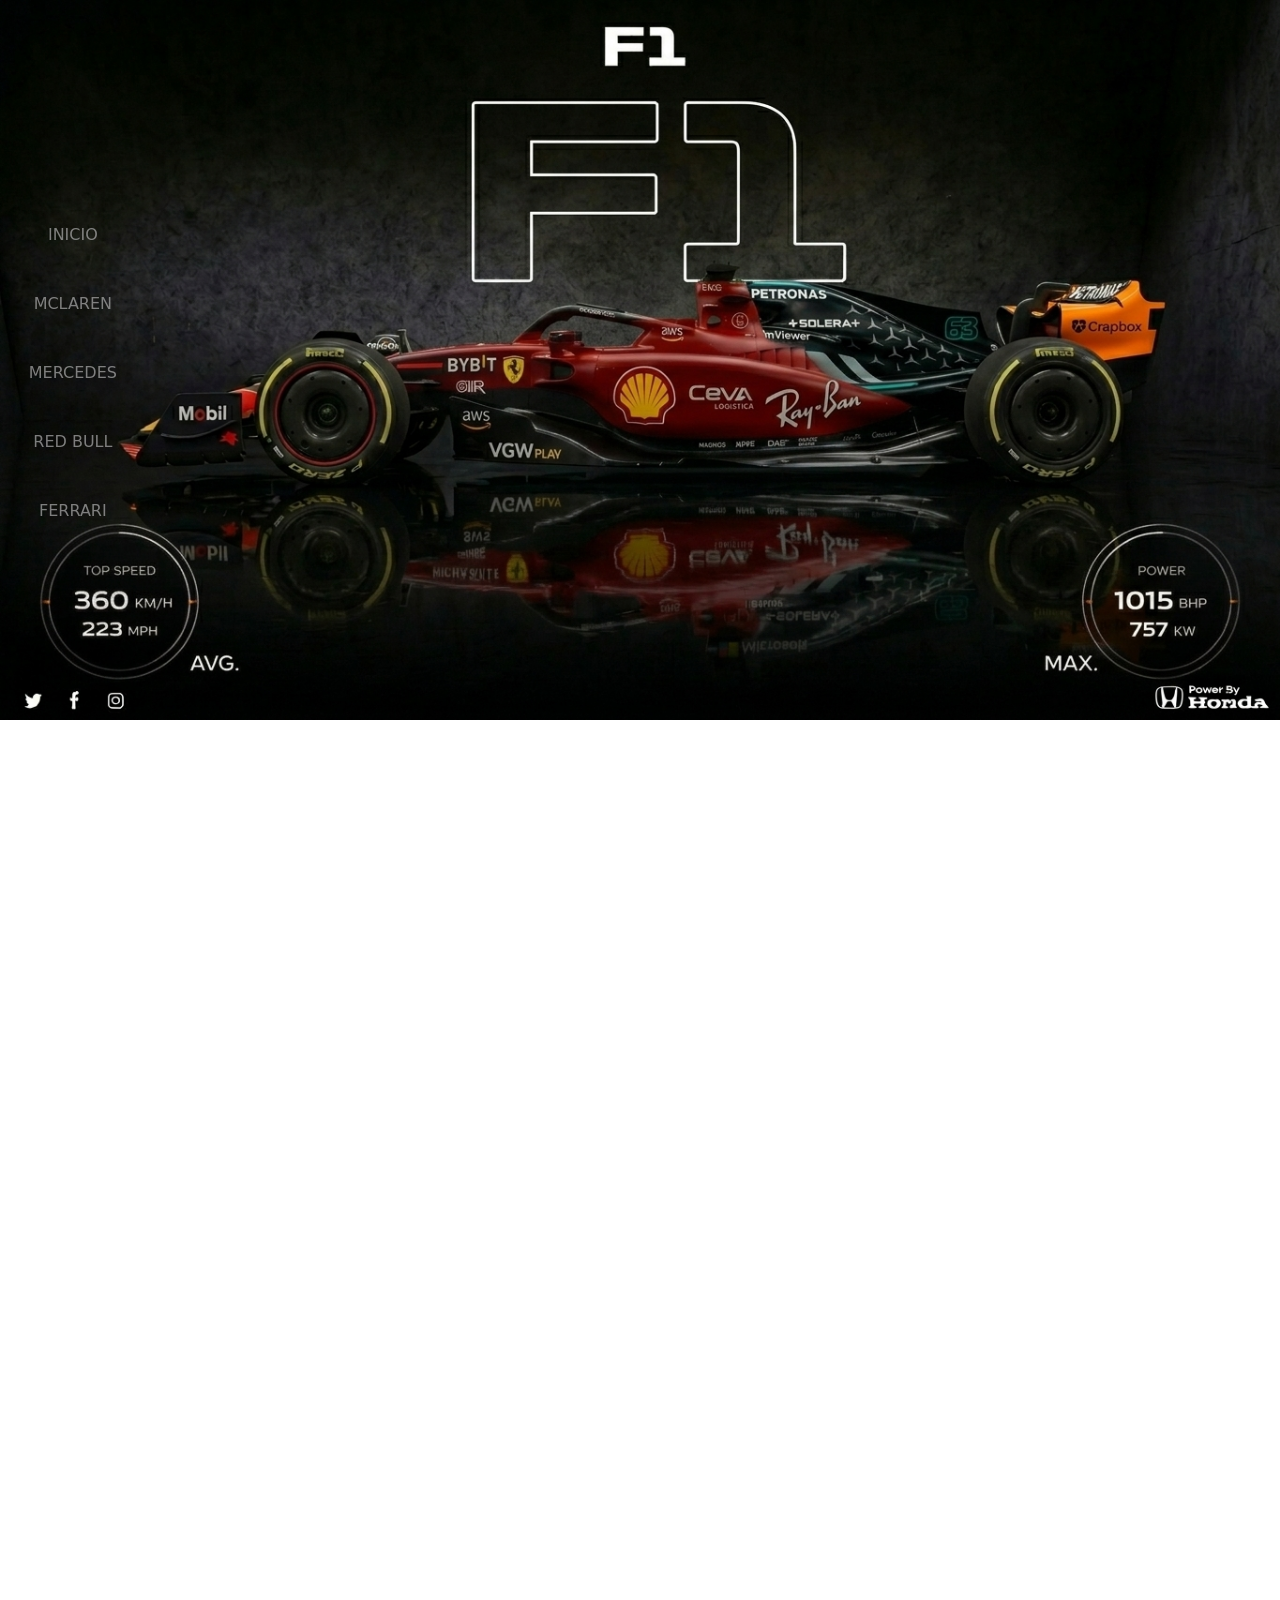
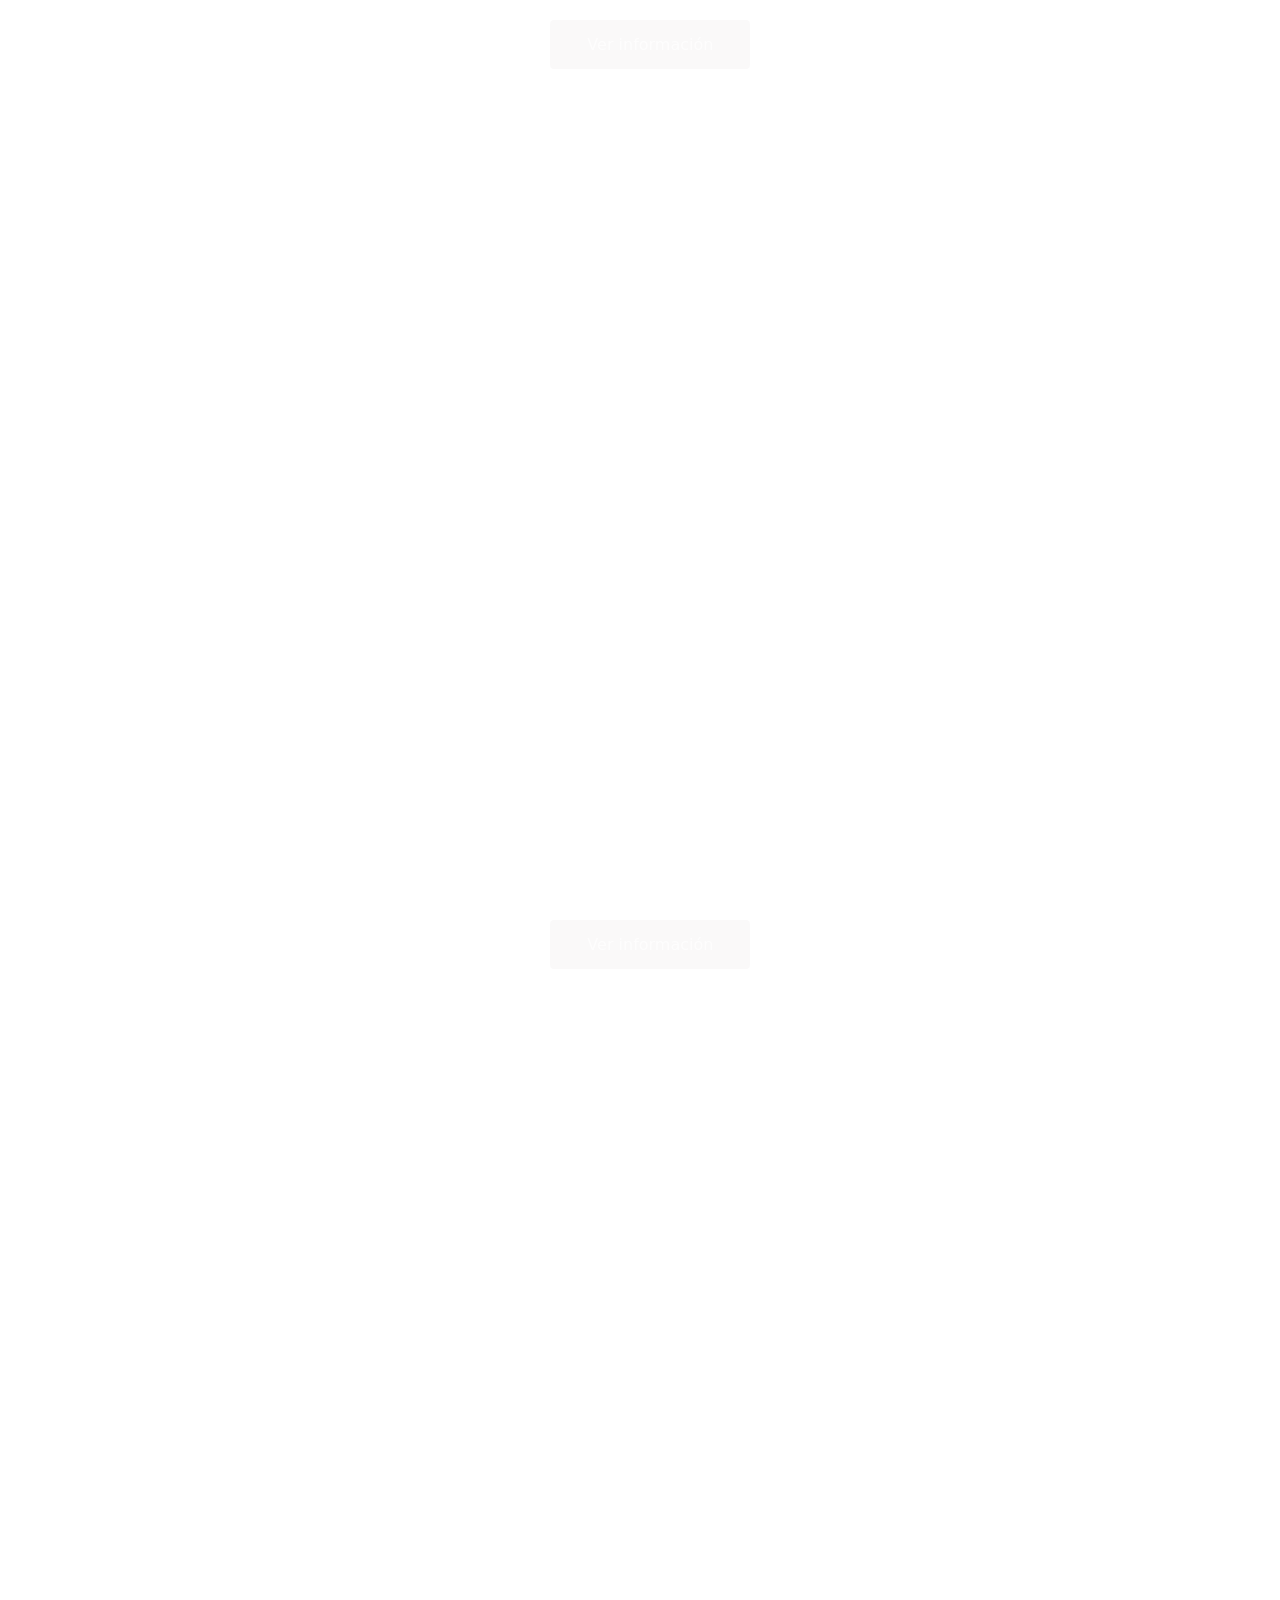
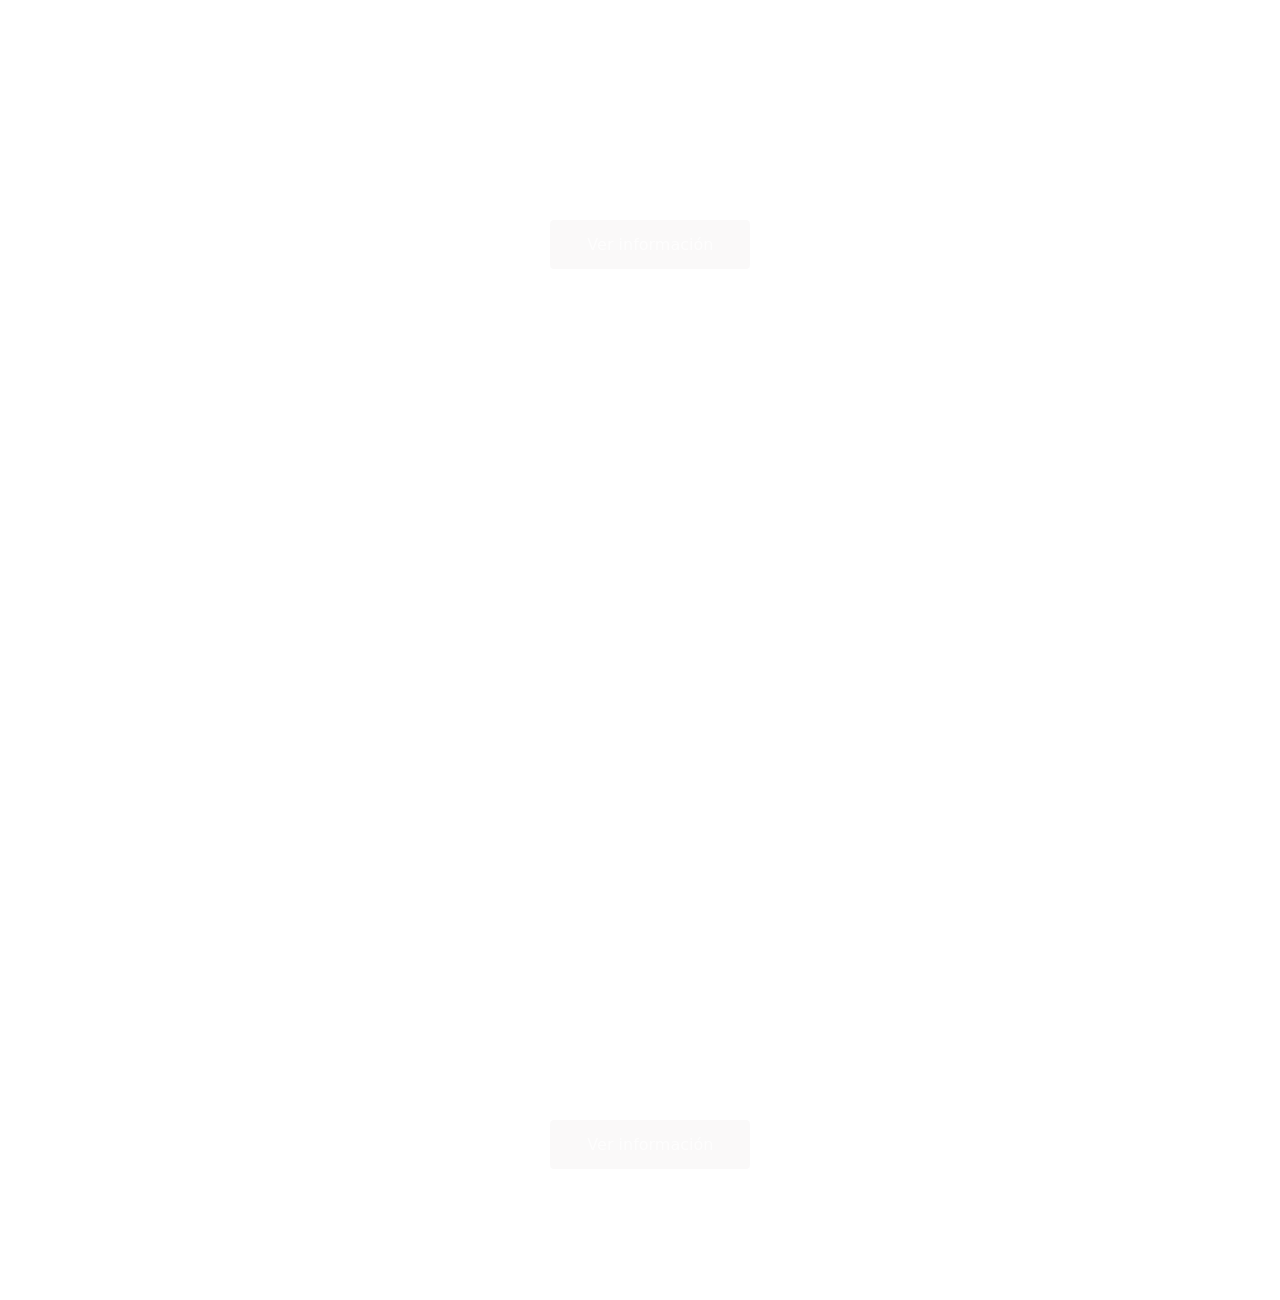
<file: index.html>
<!DOCTYPE html>
<html lang="es">
<head>
    <meta charset="UTF-8">
    <meta name="viewport" content="width=device-width, initial-scale=1.0">
    <link rel="stylesheet" href="css/miEstilo.css">
    <title>F1 CARS</title>
</head>
<body>
    <!--nav-->
    <nav>
        <ul>
            <li><a href="#imagen0">INICIO</a></li>
            <li><a href="#imagen1">MCLAREN</a></li>
            <li><a href="#imagen2">MERCEDES</a></li>
            <li><a href="#imagen3">RED BULL</a></li>
            <li><a href="#imagen4">FERRARI</a></li>
        </ul>
    </nav>

    <section class="contenido" id="imagen0"></section>
    <section class="contenido" id="imagen1">
       <a href="mclaren.html"> <button class="button" style="vertical-align: middle;"><span>Ver información</span></button></a>
    </section>
    <section class="contenido" id="imagen2">
       <a href="mercedes.html"> <button class="button" style="vertical-align: middle;"><span>Ver información</span></button></a>
    </section>
    <section class="contenido" id="imagen3">
       <a href="redbull.html"> <button class="button" style="vertical-align: middle;"><span>Ver información</span></button></a>
    </section>
    <section class="contenido" id="imagen4">
       <a href="ferrari.html"> <button class="button" style="vertical-align: middle;"><span>Ver información</span></button></a>
    </section>
</body>
</html>
</file>
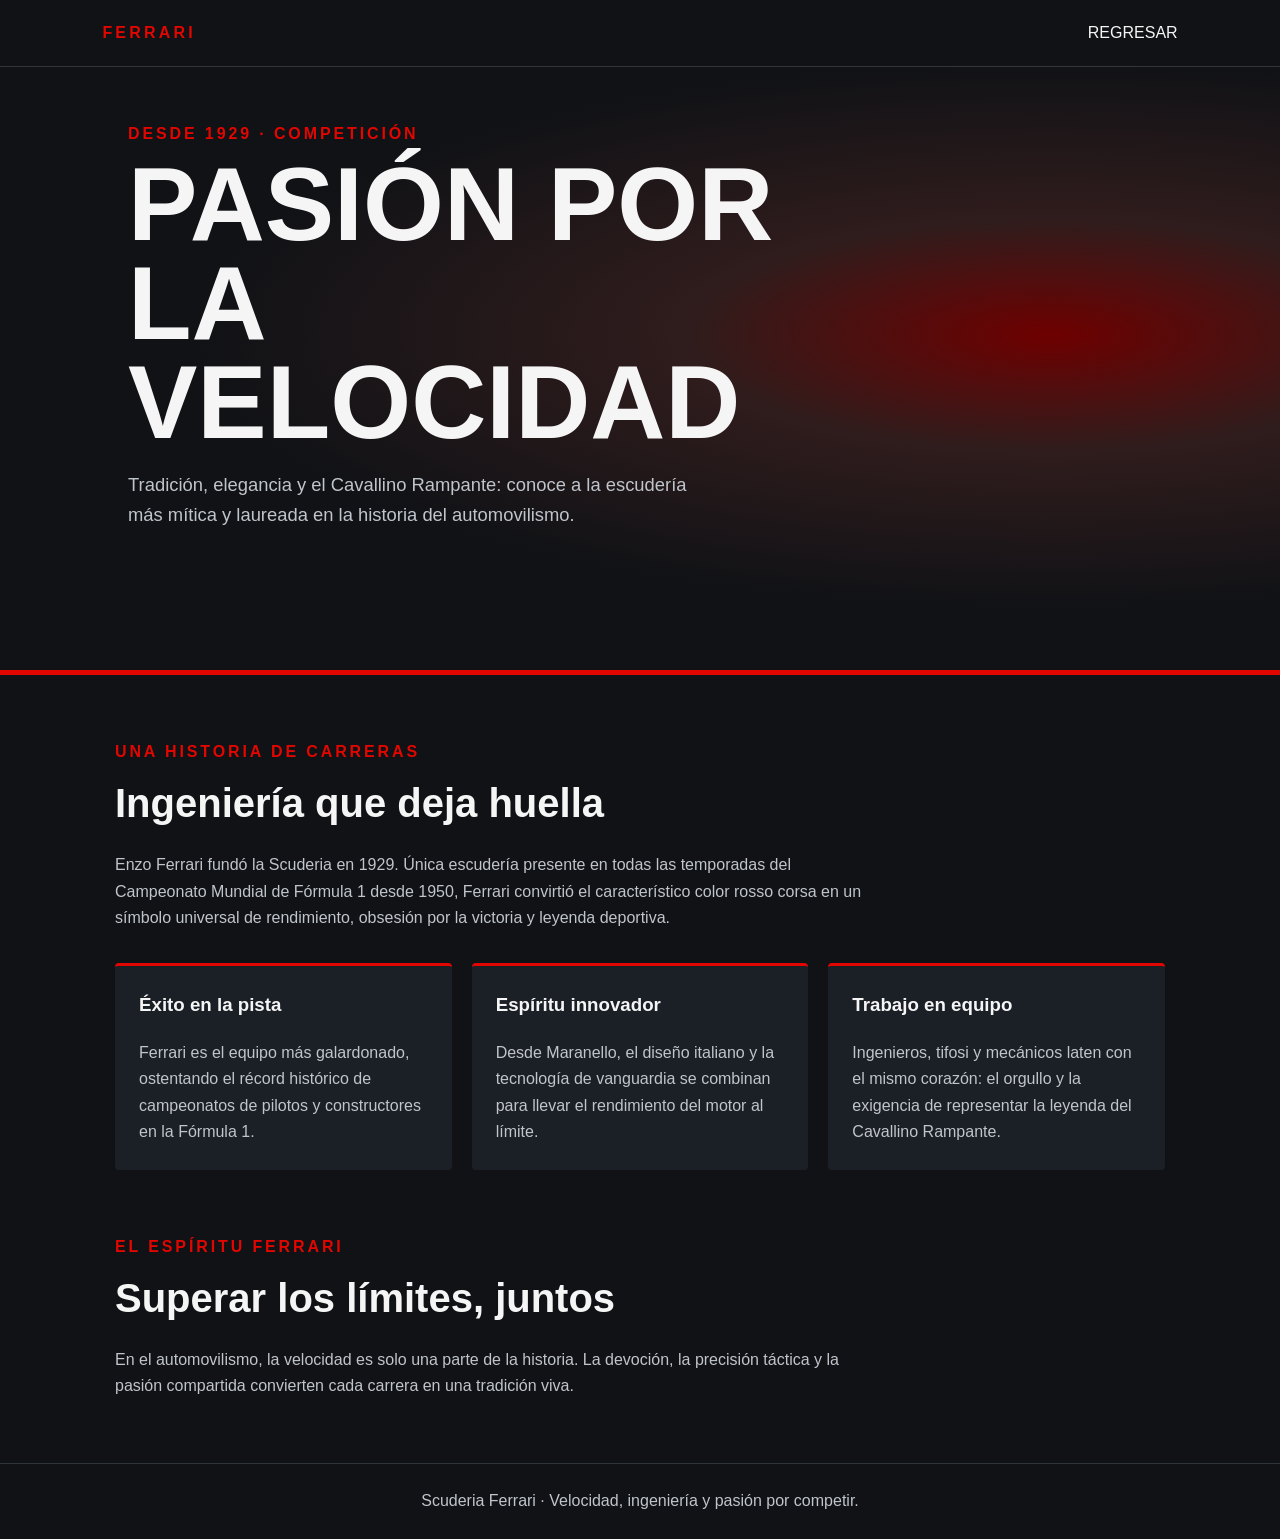
<file: ferrari.html>
<!DOCTYPE html>
<html lang="es">
<head>
    <meta charset="UTF-8">
    <meta name="viewport" content="width=device-width, initial-scale=1.0">
    <meta name="description" content="Descubre la historia y el espíritu de competición de Scuderia Ferrari.">
    <title>Scuderia Ferrari</title>
    <link rel="stylesheet" href="css/ferrari.css">
</head>
<body>
    <header id="inicio">
        <nav aria-label="Navegación principal">
            <span class="logo">FERRARI</span>
            <div><a href="index.html#imagen4">REGRESAR</a></div>
        </nav>
        <div class="hero">
            <span class="colores">Desde 1929 · Competición</span>
            <h1>Pasión por<br>la velocidad</h1>
            <p>Tradición, elegancia y el Cavallino Rampante: conoce a la escudería más mítica y laureada en la historia del automovilismo.</p>
        </div>
    </header>
    <main>
        <section id="historia">
            <span class="colores">Una historia de carreras</span>
            <h2>Ingeniería que deja huella</h2>
            <p class="intro">Enzo Ferrari fundó la Scuderia en 1929. Única escudería presente en todas las temporadas del Campeonato Mundial de Fórmula 1 desde 1950, Ferrari convirtió el característico color rosso corsa en un símbolo universal de rendimiento, obsesión por la victoria y leyenda deportiva.</p>
        </section>
        <section class="cards" aria-label="Datos sobre Ferrari">
            <article class="card">
                <h3>Éxito en la pista</h3>
                <p>Ferrari es el equipo más galardonado, ostentando el récord histórico de campeonatos de pilotos y constructores en la Fórmula 1.</p>
            </article>
            <article class="card">
                <h3>Espíritu innovador</h3>
                <p>Desde Maranello, el diseño italiano y la tecnología de vanguardia se combinan para llevar el rendimiento del motor al límite.</p>
            </article>
            <article class="card">
                <h3>Trabajo en equipo</h3>
                <p>Ingenieros, tifosi y mecánicos laten con el mismo corazón: el orgullo y la exigencia de representar la leyenda del Cavallino Rampante.</p>
            </article>
        </section>
        <section id="legado">
            <span class="colores">El espíritu Ferrari</span>
            <h2>Superar los límites, juntos</h2>
            <p class="intro">En el automovilismo, la velocidad es solo una parte de la historia. La devoción, la precisión táctica y la pasión compartida convierten cada carrera en una tradición viva.</p>
           
        </section>
    </main>
    <footer>Scuderia Ferrari · Velocidad, ingeniería y pasión por competir.</footer>
</body>
</html>
</file>
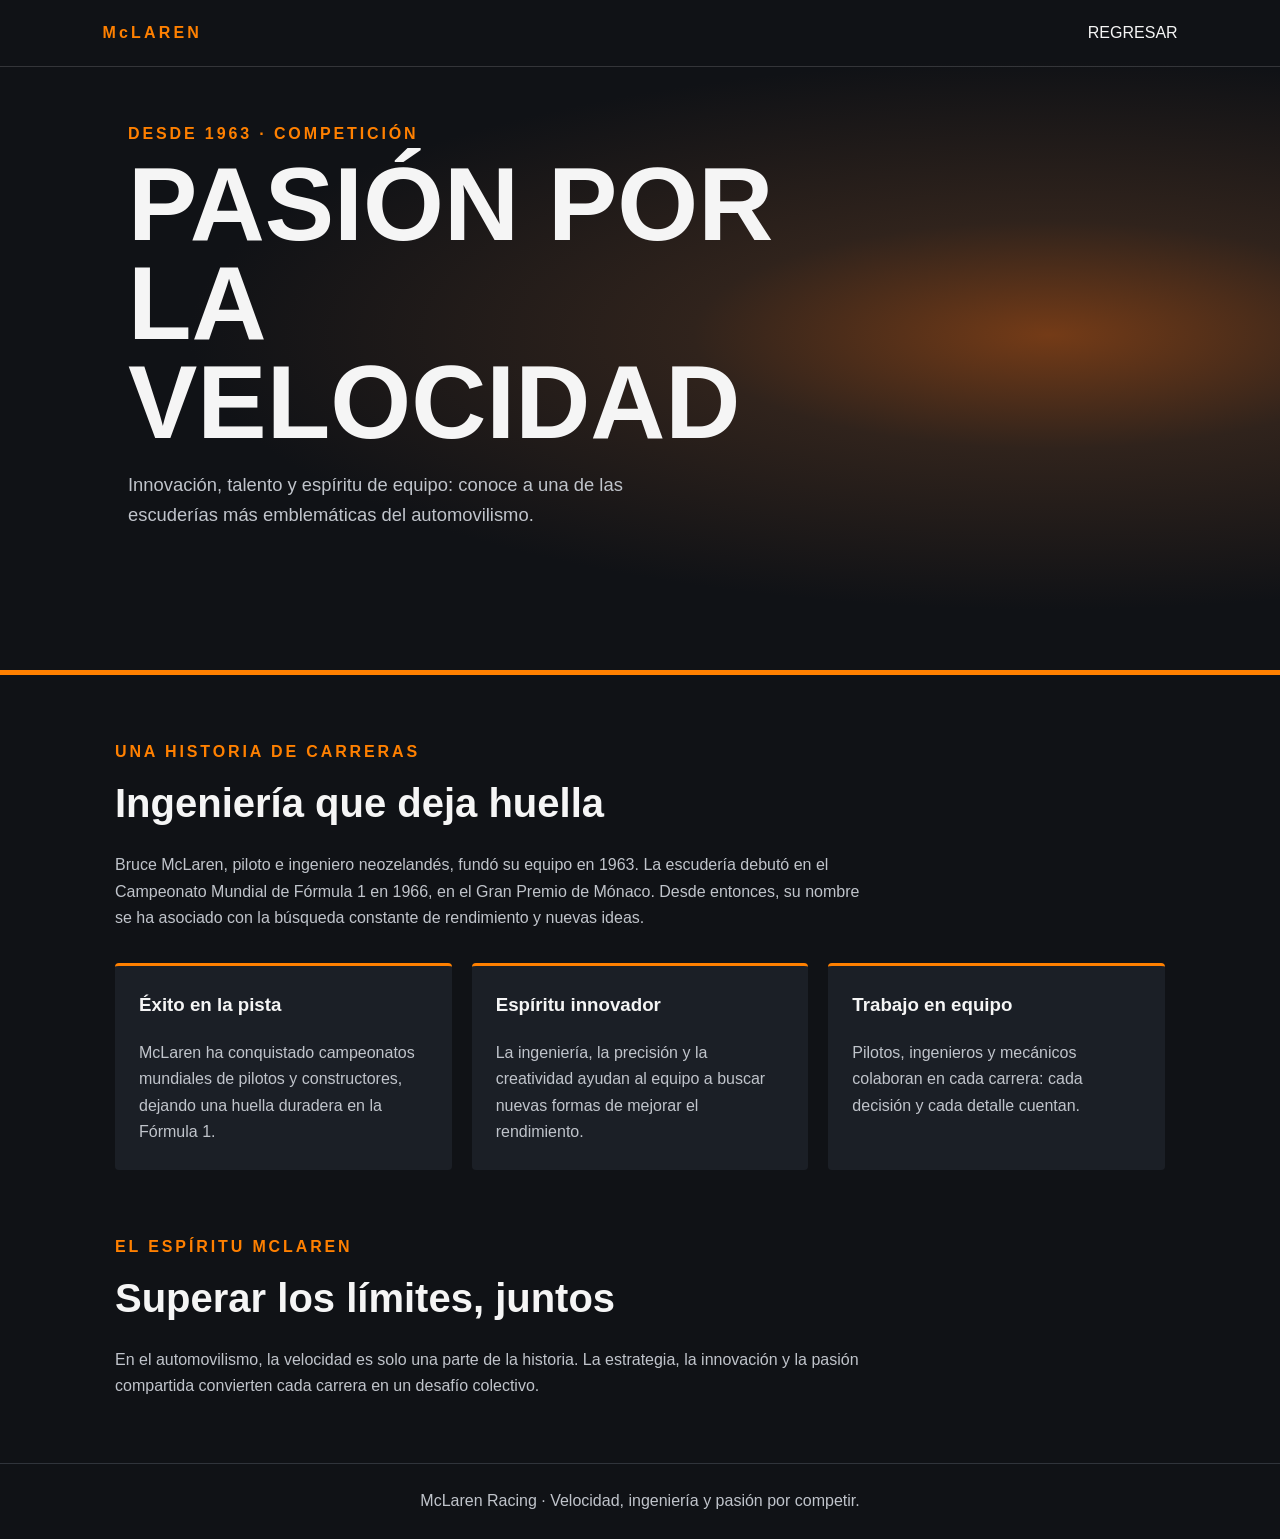
<file: mclaren.html>
<!DOCTYPE html>
<html lang="es">
<head>
    <meta charset="UTF-8">
    <meta name="viewport" content="width=device-width, initial-scale=1.0">
    <meta name="description" content="Descubre la historia y el espíritu de competición de McLaren Racing.">
    <title>McLaren Racing</title>
    <link rel="stylesheet" href="css/mclaren.css">
</head>
<body>
    <header id="inicio">
        <nav aria-label="Navegación principal">
            <span class="logo">McLAREN</span>
            <div><a href="index.html#imagen1">REGRESAR</a></div>
        </nav>
        <div class="hero">
            <span class="colores">Desde 1963 · Competición</span>
            <h1>Pasión por<br>la velocidad</h1>
            <p>Innovación, talento y espíritu de equipo: conoce a una de las escuderías más emblemáticas del automovilismo.</p>
        </div>
    </header>
    <main>
        <section id="historia">
            <span class="colores">Una historia de carreras</span>
            <h2>Ingeniería que deja huella</h2>
            <p class="intro">Bruce McLaren, piloto e ingeniero neozelandés, fundó su equipo en 1963. La escudería debutó en el Campeonato Mundial de Fórmula 1 en 1966, en el Gran Premio de Mónaco. Desde entonces, su nombre se ha asociado con la búsqueda constante de rendimiento y nuevas ideas.</p>
        </section>
        <section class="cards" aria-label="Datos sobre McLaren">
            <article class="card">
                <h3>Éxito en la pista</h3>
                <p>McLaren ha conquistado campeonatos mundiales de pilotos y constructores, dejando una huella duradera en la Fórmula 1.</p>
            </article>
            <article class="card">
                <h3>Espíritu innovador</h3>
                <p>La ingeniería, la precisión y la creatividad ayudan al equipo a buscar nuevas formas de mejorar el rendimiento.</p>
            </article>
            <article class="card">
                <h3>Trabajo en equipo</h3>
                <p>Pilotos, ingenieros y mecánicos colaboran en cada carrera: cada decisión y cada detalle cuentan.</p>
            </article>
        </section>
        <section id="legado">
            <span class="colores">El espíritu McLaren</span>
            <h2>Superar los límites, juntos</h2>
            <p class="intro">En el automovilismo, la velocidad es solo una parte de la historia. La estrategia, la innovación y la pasión compartida convierten cada carrera en un desafío colectivo.</p>
           
        </section>
    </main>
    <footer>McLaren Racing · Velocidad, ingeniería y pasión por competir.</footer>
</body>
</html>
</file>
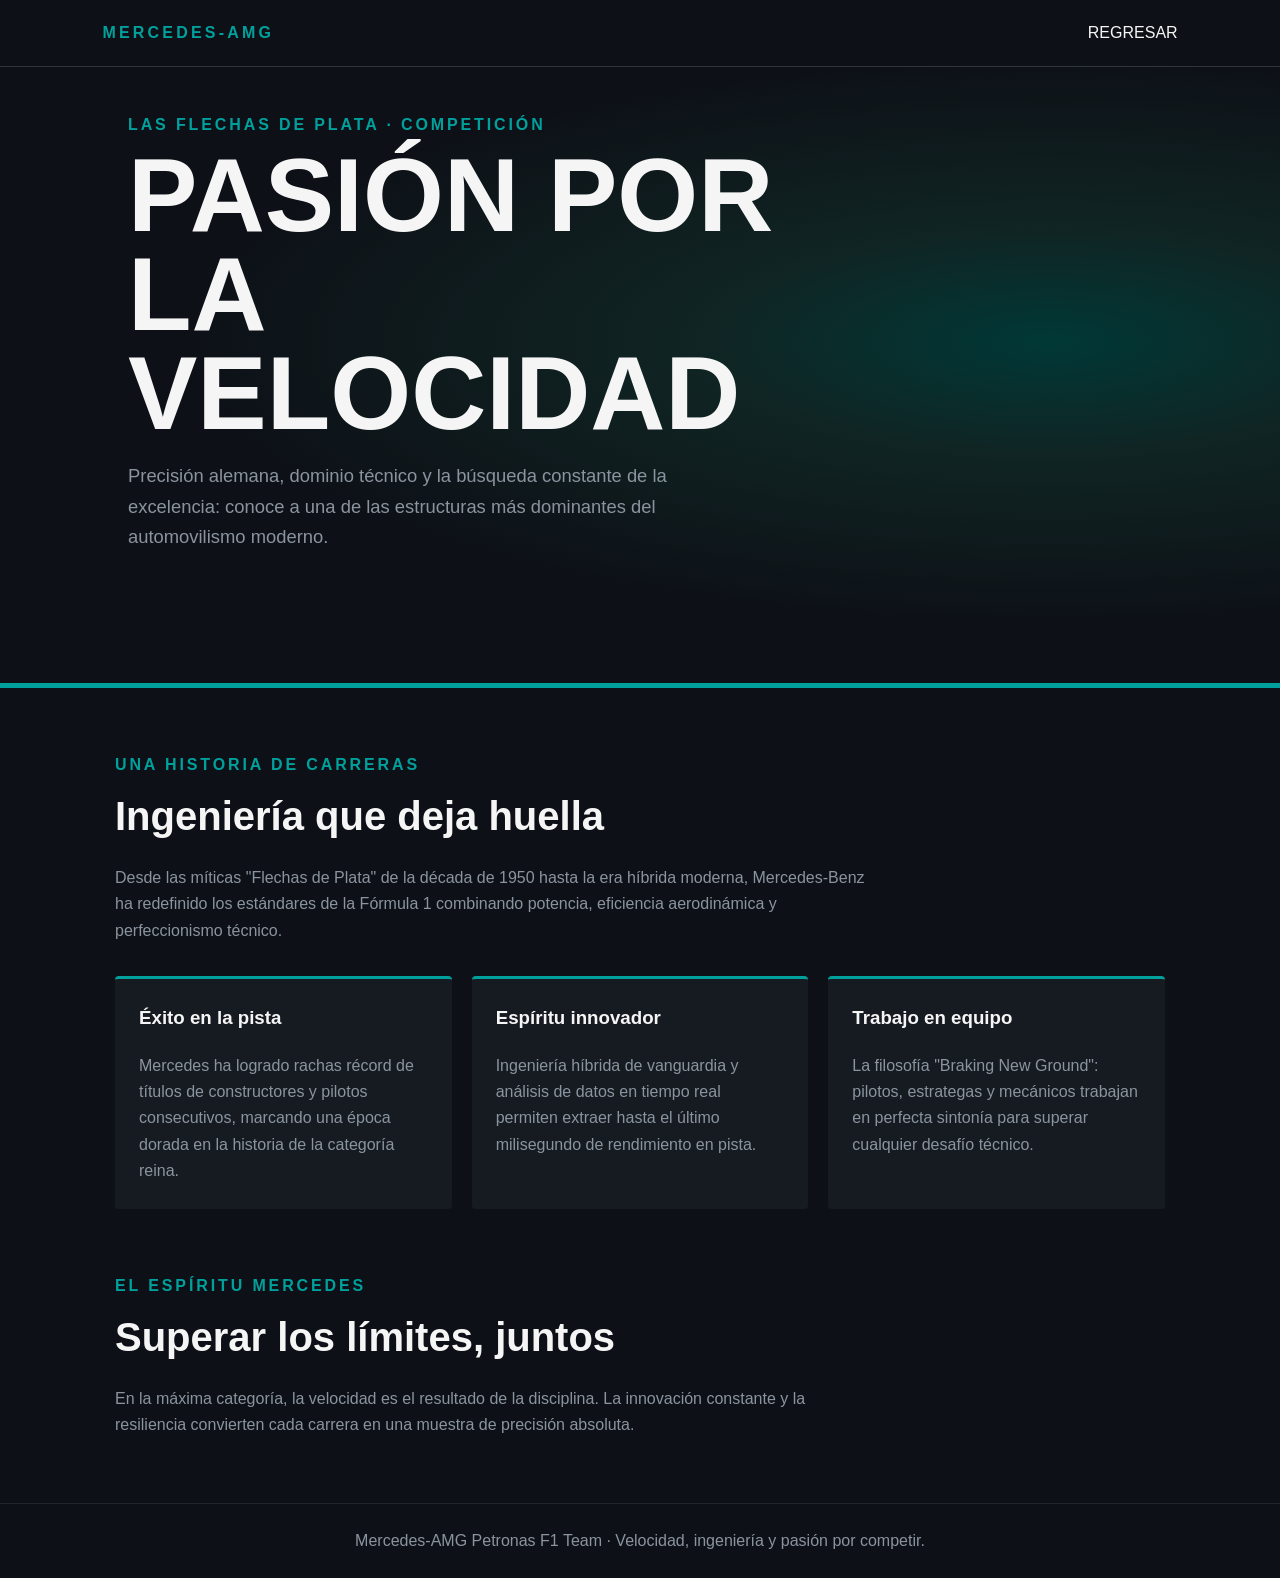
<file: mercedes.html>
<!DOCTYPE html>
<html lang="es">
<head>
    <meta charset="UTF-8">
    <meta name="viewport" content="width=device-width, initial-scale=1.0">
    <meta name="description" content="Descubre la historia y el espíritu de competición de Mercedes-AMG Petronas F1 Team.">
    <title>Mercedes-AMG F1</title>
    <link rel="stylesheet" href="css/mercedes.css">
</head>
<body>
    <header id="inicio">
        <nav aria-label="Navegación principal">
            <span class="logo">MERCEDES-AMG</span>
            <div><a href="index.html#imagen2">REGRESAR</a></div>
        </nav>
        <div class="hero">
            <span class="colores">Las Flechas de Plata · Competición</span>
            <h1>Pasión por<br>la velocidad</h1>
            <p>Precisión alemana, dominio técnico y la búsqueda constante de la excelencia: conoce a una de las estructuras más dominantes del automovilismo moderno.</p>
        </div>
    </header>
    <main>
        <section id="historia">
            <span class="colores">Una historia de carreras</span>
            <h2>Ingeniería que deja huella</h2>
            <p class="intro">Desde las míticas "Flechas de Plata" de la década de 1950 hasta la era híbrida moderna, Mercedes-Benz ha redefinido los estándares de la Fórmula 1 combinando potencia, eficiencia aerodinámica y perfeccionismo técnico.</p>
        </section>
        <section class="cards" aria-label="Datos sobre Mercedes">
            <article class="card">
                <h3>Éxito en la pista</h3>
                <p>Mercedes ha logrado rachas récord de títulos de constructores y pilotos consecutivos, marcando una época dorada en la historia de la categoría reina.</p>
            </article>
            <article class="card">
                <h3>Espíritu innovador</h3>
                <p>Ingeniería híbrida de vanguardia y análisis de datos en tiempo real permiten extraer hasta el último milisegundo de rendimiento en pista.</p>
            </article>
            <article class="card">
                <h3>Trabajo en equipo</h3>
                <p>La filosofía "Braking New Ground": pilotos, estrategas y mecánicos trabajan en perfecta sintonía para superar cualquier desafío técnico.</p>
            </article>
        </section>
        <section id="legado">
            <span class="colores">El espíritu Mercedes</span>
            <h2>Superar los límites, juntos</h2>
            <p class="intro">En la máxima categoría, la velocidad es el resultado de la disciplina. La innovación constante y la resiliencia convierten cada carrera en una muestra de precisión absoluta.</p>
           
        </section>
    </main>
    <footer>Mercedes-AMG Petronas F1 Team · Velocidad, ingeniería y pasión por competir.</footer>
</body>
</html>
</file>
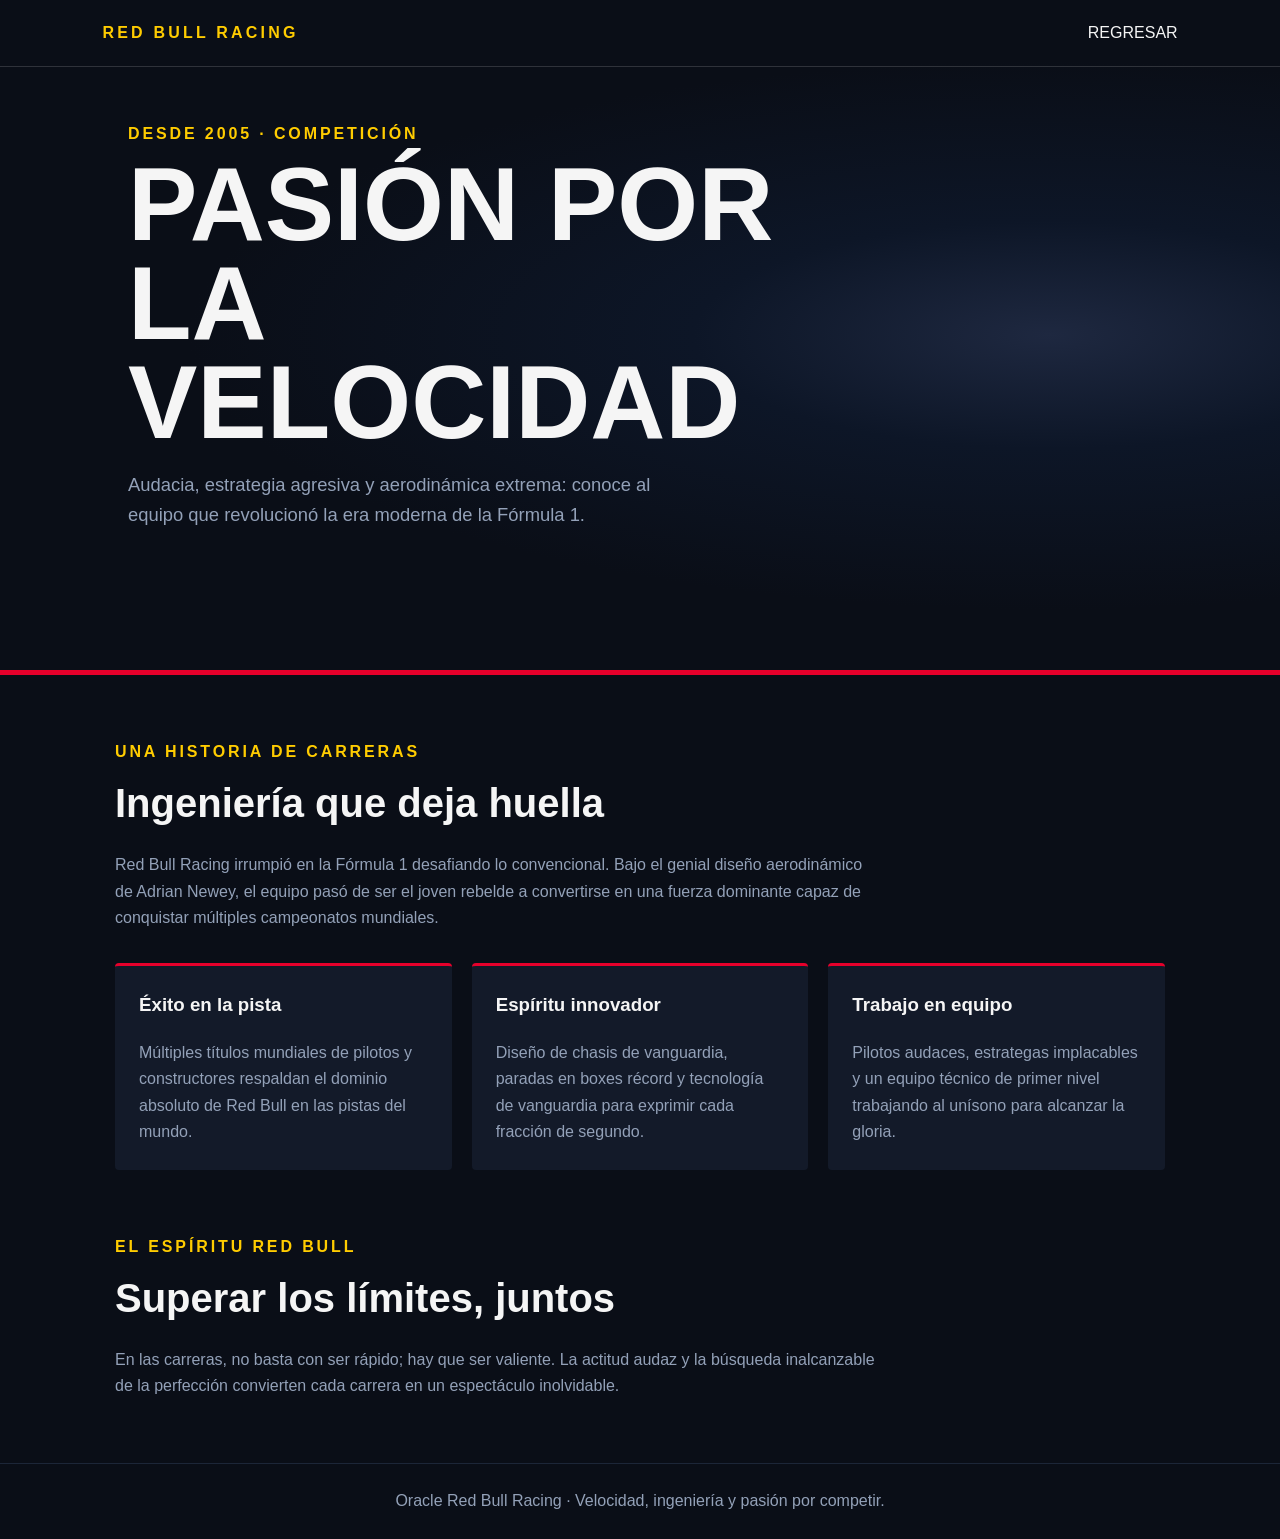
<file: redbull.html>
<!DOCTYPE html>
<html lang="es">
<head>
    <meta charset="UTF-8">
    <meta name="viewport" content="width=device-width, initial-scale=1.0">
    <meta name="description" content="Descubre la historia y el espíritu de competición de Oracle Red Bull Racing.">
    <title>Red Bull Racing</title>
    <link rel="stylesheet" href="css/redbull.css">
</head>
<body>
    <header id="inicio">
        <nav aria-label="Navegación principal">
            <span class="logo">RED BULL RACING</span>
            <div><a href="index.html#imagen3">REGRESAR</a></div>
        </nav>
        <div class="hero">
            <span class="colores">Desde 2005 · Competición</span>
            <h1>Pasión por<br>la velocidad</h1>
            <p>Audacia, estrategia agresiva y aerodinámica extrema: conoce al equipo que revolucionó la era moderna de la Fórmula 1.</p>
        </div>
    </header>
    <main>
        <section id="historia">
            <span class="colores">Una historia de carreras</span>
            <h2>Ingeniería que deja huella</h2>
            <p class="intro">Red Bull Racing irrumpió en la Fórmula 1 desafiando lo convencional. Bajo el genial diseño aerodinámico de Adrian Newey, el equipo pasó de ser el joven rebelde a convertirse en una fuerza dominante capaz de conquistar múltiples campeonatos mundiales.</p>
        </section>
        <section class="cards" aria-label="Datos sobre Red Bull Racing">
            <article class="card">
                <h3>Éxito en la pista</h3>
                <p>Múltiples títulos mundiales de pilotos y constructores respaldan el dominio absoluto de Red Bull en las pistas del mundo.</p>
            </article>
            <article class="card">
                <h3>Espíritu innovador</h3>
                <p>Diseño de chasis de vanguardia, paradas en boxes récord y tecnología de vanguardia para exprimir cada fracción de segundo.</p>
            </article>
            <article class="card">
                <h3>Trabajo en equipo</h3>
                <p>Pilotos audaces, estrategas implacables y un equipo técnico de primer nivel trabajando al unísono para alcanzar la gloria.</p>
            </article>
        </section>
        <section id="legado">
            <span class="colores">El espíritu Red Bull</span>
            <h2>Superar los límites, juntos</h2>
            <p class="intro">En las carreras, no basta con ser rápido; hay que ser valiente. La actitud audaz y la búsqueda inalcanzable de la perfección convierten cada carrera en un espectáculo inolvidable.</p>
            
        </section>
    </main>
    <footer>Oracle Red Bull Racing · Velocidad, ingeniería y pasión por competir.</footer>
</body>
</html>
</file>
<file: css/miEstilo.css>
*{
    padding: 0;
    margin: 0;
    font-family: system-ui, -apple-system, BlinkMacSystemFont, 'Segoe UI', Roboto, Oxygen, Ubuntu, Cantarell, 'Open Sans', 'Helvetica Neue', sans-serif;
}
html{
    scroll-behavior: smooth;
}
.contenido{
    height: 100vh;
    background-size: 100% auto;
    background-attachment: fixed;
    background-repeat: no-repeat;
}
nav{
    position: fixed;
    left: 5%;
    top: 25%;
    z-index: 100;
    transition: 0.3s ease;
    transform: translateX(-40%);
}
ul{
    display: flex;
    flex-direction: column;
    gap: 50px;
    list-style: none;
    padding: 0;
}
ul a{
    display: block;
    color: rgba(165, 165, 165, 0.747);
    text-decoration: none;
    text-align: center;
   
}
a:hover{
    transform: translateX(25%);
    color: white;
}
#imagen0{
    background-image: url("../images/f1.jfif");
}
#imagen1{
    background-image: url("../images/mclaren1.jpeg");
}
#imagen2{
    background-image: url("../images/mercedes.jfif");
}
#imagen3{
    background-image: url("../images/redbull.jfif");
}
#imagen4{
    background-image: url("../images/ferrari.jfif");
}
/* Botón */
.button {
  position: relative;
  left: 43%;
  top: 80%;
  border-radius: 4px;
  background-color: #e7e5e538;
  border: none;
  color: #ffffffb6;
  text-align: center;
  font-size: 16px;
  padding: 15px;
  width: 200px;
  cursor: pointer;
}

.button span {
  display: inline-block;
  position: relative;
  transition: 0.5s;
}

.button span:after {
  content: '\00bb';
  position: absolute;
  opacity: 0;
  right: -20px;
  transition: 0.5s;
}

.button:hover span {
  padding-right: 25px;
}

.button:hover span:after {
  opacity: 1;
  right: 0;
}
</file>
<file: css/ferrari.css>
:root {
    --rojo: #e10600;       
    --amarillo: #fff200;  
    --fondo: #101216;
    --panel: #1b1f26;
    --texto: #f5f5f5;
    --suave: #c0c4cb;
}

* {
    box-sizing: border-box;
}

html {
    scroll-behavior: smooth;
}

body {
    margin: 0;
    background: var(--fondo);
    color: var(--texto);
    font-family: Arial, Helvetica, sans-serif;
    line-height: 1.65;
}

nav {
    position: absolute;
    top: 0;
    left: 0;
    width: 100%;
    display: flex;
    justify-content: space-between;
    align-items: center;
    padding: 1.25rem 8%;
    border-bottom: 1px solid #ffffff26;
}

.logo {
    color: var(--rojo);
    font-weight: 900;
    letter-spacing: .2em;
}

nav a {
    color: var(--texto);
    text-decoration: none;
    margin-left: 1.5rem;
}

nav a:hover {
    color: var(--rojo);
}

header {
    min-height: 75vh;
    display: flex;
    align-items: center;
    padding: 7rem 10%;
    border-bottom: 5px solid var(--rojo);
    background: radial-gradient(ellipse at 82% 50%, #6e0000 0, #301c1c 24%, transparent 58%), #101216;
}

.hero {
    max-width: 680px;
}

.colores {
    color: var(--rojo);
    font-weight: bold;
    letter-spacing: .18em;
    text-transform: uppercase;
}

h1 {
    margin: .5rem 0 1rem;
    font-size: clamp(3rem, 9vw, 6.5rem);
    line-height: .95;
    text-transform: uppercase;
}

.hero p {
    max-width: 570px;
    color: var(--suave);
    font-size: 1.15rem;
}

main {
    width: min(1050px, 84%);
    margin: 4rem auto;
}

h2 {
    margin: .3rem 0 1rem;
    font-size: clamp(1.8rem, 4vw, 2.5rem);
}

.intro {
    max-width: 760px;
    color: var(--suave);
}

.cards {
    display: grid;
    grid-template-columns: repeat(3, 1fr);
    gap: 1.25rem;
    margin: 2rem 0 4rem;
}

.card {
    padding: 1.5rem;
    background: var(--panel);
    border-top: 3px solid var(--rojo);
    border-radius: 4px;
}

.card h3 {
    margin-top: 0;
}

.card p {
    margin-bottom: 0;
    color: var(--suave);
}

footer {
    padding: 1.5rem;
    color: var(--suave);
    text-align: center;
    border-top: 1px solid #30343b;
}
</file>
<file: css/mclaren.css>
:root {
    --naranja: #ff8000;
    --fondo: #101216;
    --panel: #1b1f26;
    --texto: #f5f5f5;
    --suave: #c0c4cb;
}

* {
    box-sizing: border-box;
}

html {
    scroll-behavior: smooth;
}

body {
    margin: 0;
    background: var(--fondo);
    color: var(--texto);
    font-family: Arial, Helvetica, sans-serif;
    line-height: 1.65;
}

nav {
    position: absolute;
    top: 0;
    left: 0;
    width: 100%;
    display: flex;
    justify-content: space-between;
    align-items: center;
    padding: 1.25rem 8%;
    border-bottom: 1px solid #ffffff26;
}

.logo {
    color: var(--naranja);
    font-weight: 900;
    letter-spacing: .2em;
}

nav a {
    color: var(--texto);
    text-decoration: none;
    margin-left: 1.5rem;
}

nav a:hover {
    color: var(--naranja);
}

header {
    min-height: 75vh;
    display: flex;
    align-items: center;
    padding: 7rem 10%;
    border-bottom: 5px solid var(--naranja);
    background: radial-gradient(ellipse at 82% 50%, #743b17 0, #30231c 24%, transparent 58%), #101216;
}

.hero {
    max-width: 680px;
}

.colores {
    color: var(--naranja);
    font-weight: bold;
    letter-spacing: .18em;
    text-transform: uppercase;
}

h1 {
    margin: .5rem 0 1rem;
    font-size: clamp(3rem, 9vw, 6.5rem);
    line-height: .95;
    text-transform: uppercase;
}

.hero p {
    max-width: 570px;
    color: var(--suave);
    font-size: 1.15rem;
}

main {
    width: min(1050px, 84%);
    margin: 4rem auto;
}

h2 {
    margin: .3rem 0 1rem;
    font-size: clamp(1.8rem, 4vw, 2.5rem);
}

.intro {
    max-width: 760px;
    color: var(--suave);
}

.cards {
    display: grid;
    grid-template-columns: repeat(3, 1fr);
    gap: 1.25rem;
    margin: 2rem 0 4rem;
}

.card {
    padding: 1.5rem;
    background: var(--panel);
    border-top: 3px solid var(--naranja);
    border-radius: 4px;
}

.card h3 {
    margin-top: 0;
}

.card p {
    margin-bottom: 0;
    color: var(--suave);
}

footer {
    padding: 1.5rem;
    color: var(--suave);
    text-align: center;
    border-top: 1px solid #30343b;
}
</file>
<file: css/mercedes.css>
:root {
    --verde-petronas: #00a19c; 
    --plata: #c0c0c0;          
    --fondo: #0d1117;
    --panel: #161b22;
    --texto: #f5f5f5;
    --suave: #8b949e;
}

* {
    box-sizing: border-box;
}

html {
    scroll-behavior: smooth;
}

body {
    margin: 0;
    background: var(--fondo);
    color: var(--texto);
    font-family: Arial, Helvetica, sans-serif;
    line-height: 1.65;
}

nav {
    position: absolute;
    top: 0;
    left: 0;
    width: 100%;
    display: flex;
    justify-content: space-between;
    align-items: center;
    padding: 1.25rem 8%;
    border-bottom: 1px solid #ffffff26;
}

.logo {
    color: var(--verde-petronas);
    font-weight: 900;
    letter-spacing: .2em;
}

nav a {
    color: var(--texto);
    text-decoration: none;
    margin-left: 1.5rem;
}

nav a:hover {
    color: var(--verde-petronas);
}

header {
    min-height: 75vh;
    display: flex;
    align-items: center;
    padding: 7rem 10%;
    border-bottom: 5px solid var(--verde-petronas);
    background: radial-gradient(ellipse at 82% 50%, #003836 0, #102423 24%, transparent 58%), #0d1117;
}

.hero {
    max-width: 680px;
}

.colores {
    color: var(--verde-petronas);
    font-weight: bold;
    letter-spacing: .18em;
    text-transform: uppercase;
}

h1 {
    margin: .5rem 0 1rem;
    font-size: clamp(3rem, 9vw, 6.5rem);
    line-height: .95;
    text-transform: uppercase;
}

.hero p {
    max-width: 570px;
    color: var(--suave);
    font-size: 1.15rem;
}

main {
    width: min(1050px, 84%);
    margin: 4rem auto;
}

h2 {
    margin: .3rem 0 1rem;
    font-size: clamp(1.8rem, 4vw, 2.5rem);
}

.intro {
    max-width: 760px;
    color: var(--suave);
}

.cards {
    display: grid;
    grid-template-columns: repeat(3, 1fr);
    gap: 1.25rem;
    margin: 2rem 0 4rem;
}

.card {
    padding: 1.5rem;
    background: var(--panel);
    border-top: 3px solid var(--verde-petronas);
    border-radius: 4px;
}

.card h3 {
    margin-top: 0;
}

.card p {
    margin-bottom: 0;
    color: var(--suave);
}

footer {
    padding: 1.5rem;
    color: var(--suave);
    text-align: center;
    border-top: 1px solid #21262d;
}
</file>
<file: css/redbull.css>
:root {
    --rojo-redbull: #e6002b;   
    --amarillo-redbull: #ffcc00;
    --azul-marino: #001a30;     
    --fondo: #0a0e17;
    --panel: #131a29;
    --texto: #f5f5f5;
    --suave: #93a1b8;
}

* {
    box-sizing: border-box;
}

html {
    scroll-behavior: smooth;
}

body {
    margin: 0;
    background: var(--fondo);
    color: var(--texto);
    font-family: Arial, Helvetica, sans-serif;
    line-height: 1.65;
}

nav {
    position: absolute;
    top: 0;
    left: 0;
    width: 100%;
    display: flex;
    justify-content: space-between;
    align-items: center;
    padding: 1.25rem 8%;
    border-bottom: 1px solid #ffffff26;
}

.logo {
    color: var(--amarillo-redbull);
    font-weight: 900;
    letter-spacing: .2em;
}

nav a {
    color: var(--texto);
    text-decoration: none;
    margin-left: 1.5rem;
}

nav a:hover {
    color: var(--rojo-redbull);
}

header {
    min-height: 75vh;
    display: flex;
    align-items: center;
    padding: 7rem 10%;
    border-bottom: 5px solid var(--rojo-redbull);
    /* Fondo radial con tonos azul marino profundo y destello rojo/amarillo */
    background: radial-gradient(ellipse at 82% 50%, #1e2840 0, #0d1627 24%, transparent 58%), #0a0e17;
}

.hero {
    max-width: 680px;
}

.colores {
    color: var(--amarillo-redbull);
    font-weight: bold;
    letter-spacing: .18em;
    text-transform: uppercase;
}

h1 {
    margin: .5rem 0 1rem;
    font-size: clamp(3rem, 9vw, 6.5rem);
    line-height: .95;
    text-transform: uppercase;
}

.hero p {
    max-width: 570px;
    color: var(--suave);
    font-size: 1.15rem;
}

main {
    width: min(1050px, 84%);
    margin: 4rem auto;
}

h2 {
    margin: .3rem 0 1rem;
    font-size: clamp(1.8rem, 4vw, 2.5rem);
}

.intro {
    max-width: 760px;
    color: var(--suave);
}

.cards {
    display: grid;
    grid-template-columns: repeat(3, 1fr);
    gap: 1.25rem;
    margin: 2rem 0 4rem;
}

.card {
    padding: 1.5rem;
    background: var(--panel);
    border-top: 3px solid var(--rojo-redbull);
    border-radius: 4px;
}

.card h3 {
    margin-top: 0;
}

.card p {
    margin-bottom: 0;
    color: var(--suave);
}


footer {
    padding: 1.5rem;
    color: var(--suave);
    text-align: center;
    border-top: 1px solid #1c2638;
}
</file>
